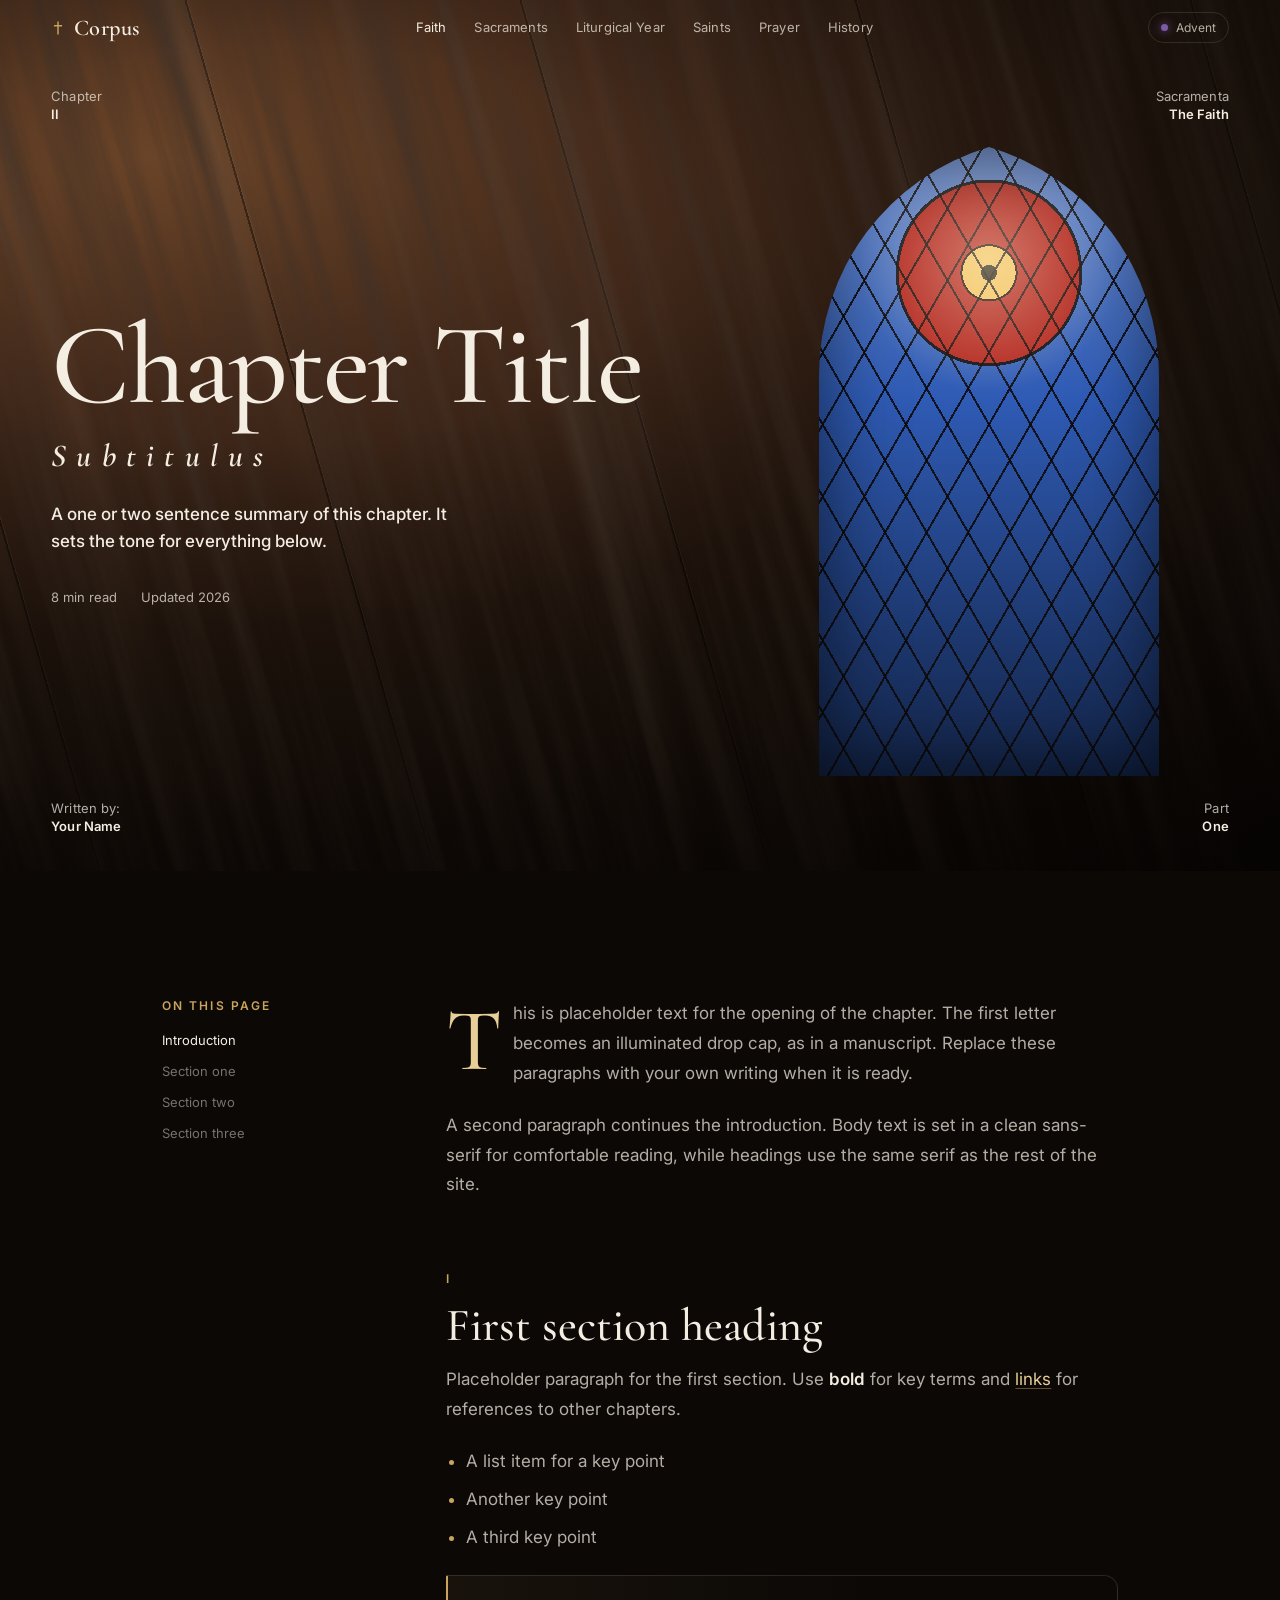
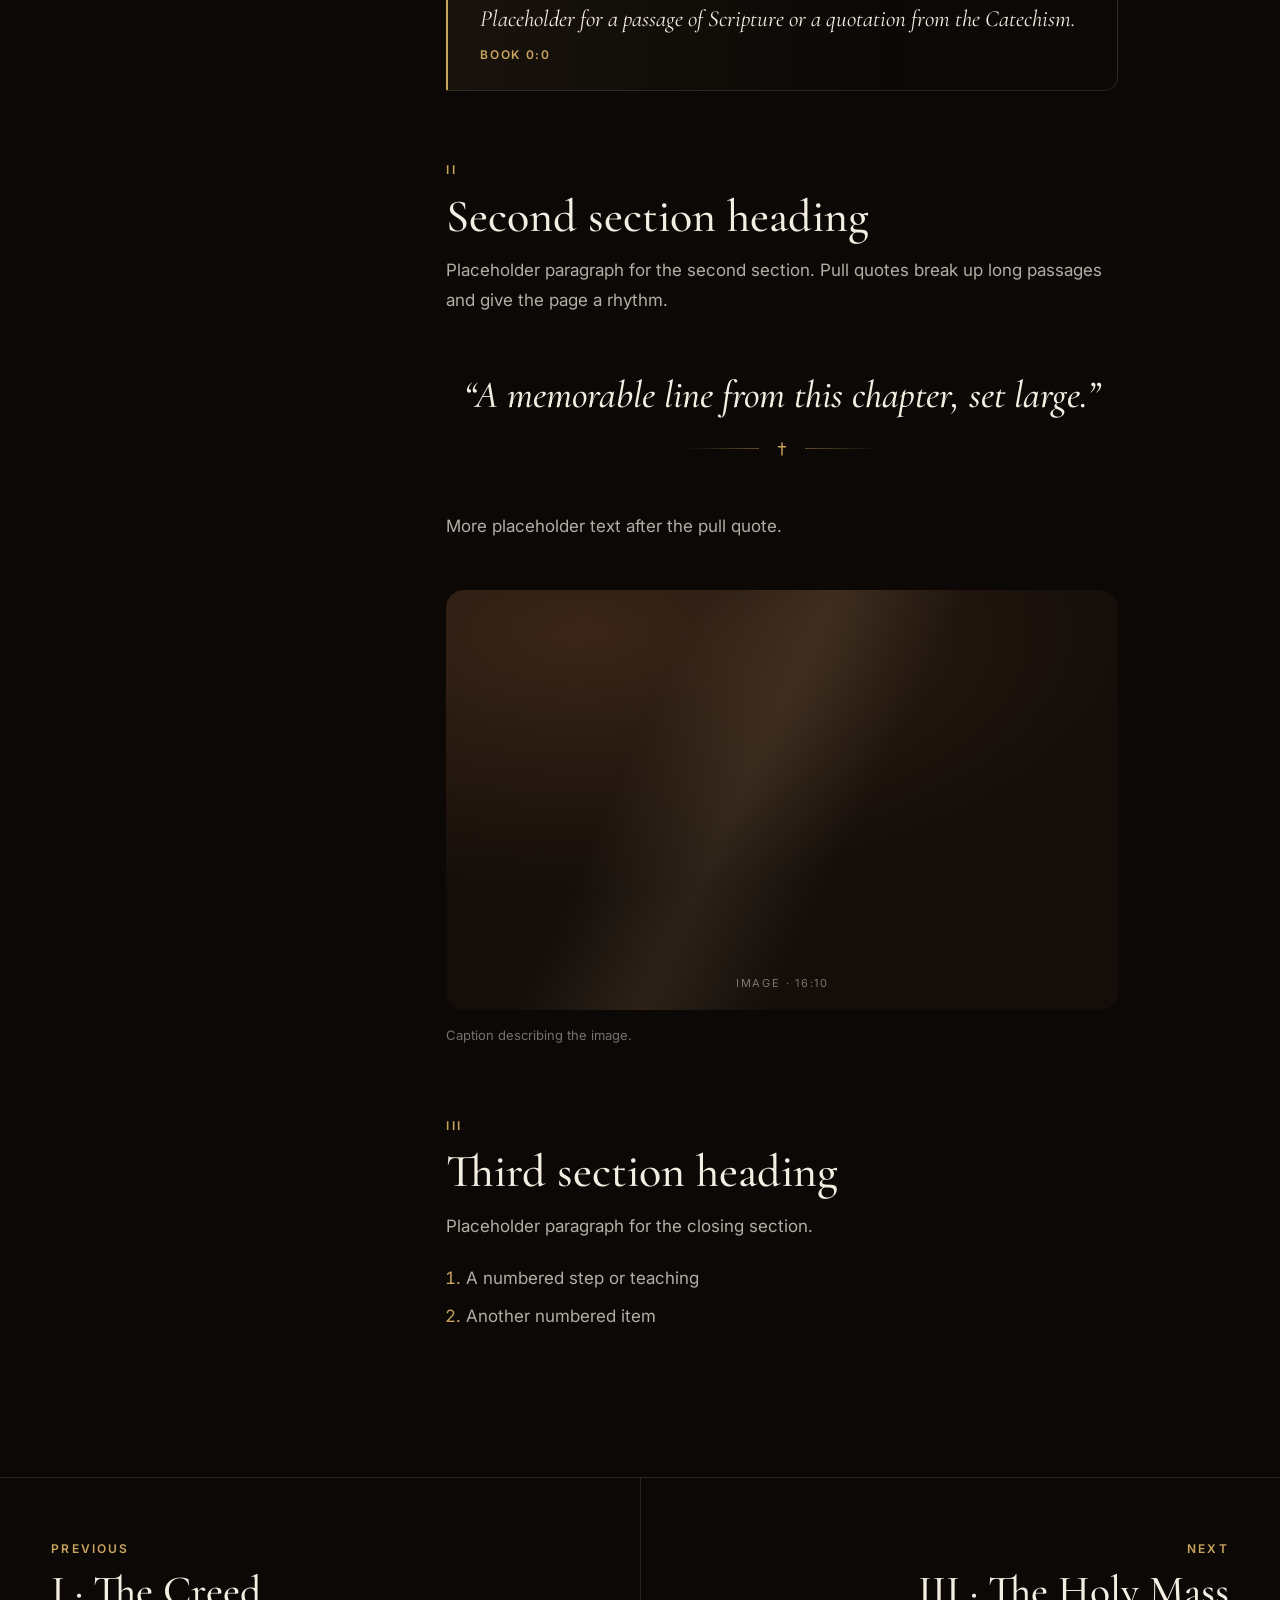
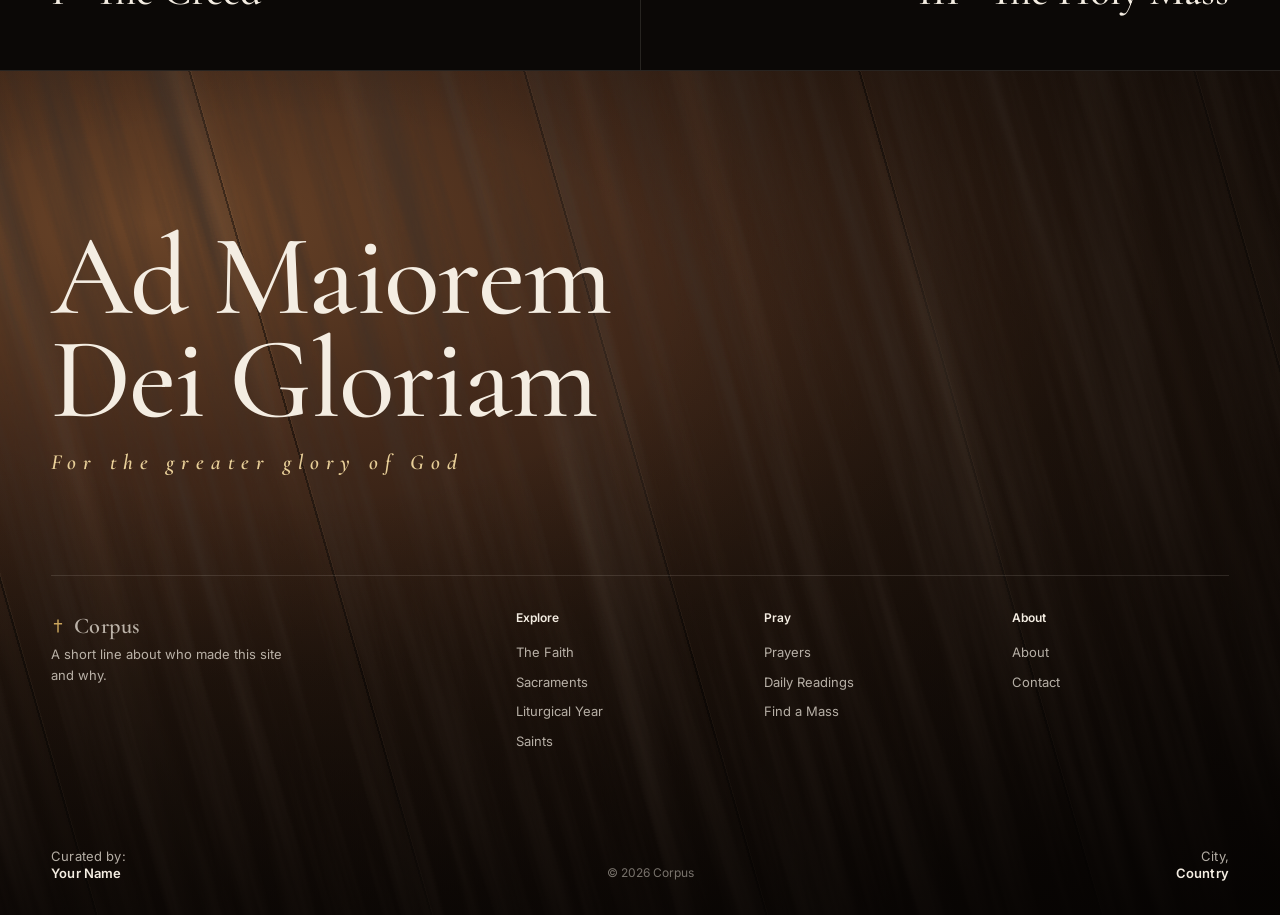
<file: chapter.html>
<!doctype html>
<html lang="en" class="no-js">
<head>
  <meta charset="utf-8">
  <meta name="viewport" content="width=device-width, initial-scale=1, viewport-fit=cover">
  <!-- TEMPLATE: duplicate this file for each chapter (e.g. creed.html, sacraments.html)
       and replace every CONTENT placeholder below. -->
  <title>Chapter Title — Corpus</title>
  <meta name="description" content="Chapter summary for search engines and link previews.">
  <meta name="theme-color" content="#0b0806">
  <link rel="icon" href="assets/img/favicon.svg" type="image/svg+xml">
  <link rel="preconnect" href="https://fonts.googleapis.com">
  <link rel="preconnect" href="https://fonts.gstatic.com" crossorigin>
  <link rel="stylesheet" href="https://fonts.googleapis.com/css2?family=Cormorant+Garamond:ital,wght@0,400;0,500;0,600;1,400;1,500;1,600&family=Inter:wght@400;500;600&display=swap">
  <link rel="stylesheet" href="assets/css/style.css">
  <script>document.documentElement.classList.remove('no-js'); document.documentElement.classList.add('js');</script>
  <script src="assets/js/main.js" defer></script>
</head>
<body>
  <a class="skip" href="#main">Skip to content</a>

  <!-- ============================== NAV ============================== -->
  <header class="nav" data-nav>
    <div class="nav__inner">
      <a class="nav__brand" href="index.html" aria-label="Corpus, home">
        <svg class="nav__mark" viewBox="0 0 24 24" aria-hidden="true"><path d="M10.75 1h2.5v5.75H19v2.5h-5.75V23h-2.5V9.25H5v-2.5h5.75z"/></svg>
        <span>Corpus</span>
      </a>
      <nav class="nav__links" aria-label="Primary">
        <a href="index.html#faith" aria-current="page">Faith</a>
        <a href="index.html#sacraments">Sacraments</a>
        <a href="index.html#year">Liturgical Year</a>
        <a href="index.html#saints">Saints</a>
        <a href="index.html#prayer">Prayer</a>
        <a href="index.html#history">History</a>
      </nav>
      <span class="season-pill" data-season-name>Ordinary Time</span>
      <button class="nav__toggle" type="button" aria-expanded="false" aria-controls="menu" data-menu-toggle>
        <span></span><span></span><span class="sr-only">Menu</span>
      </button>
    </div>
  </header>

  <div class="menu" id="menu" data-menu>
    <nav aria-label="Mobile">
      <ol>
        <li style="--i:0"><a href="index.html#faith"><small>I</small>Faith</a></li>
        <li style="--i:1"><a href="index.html#sacraments"><small>II</small>Sacraments</a></li>
        <li style="--i:2"><a href="index.html#year"><small>III</small>Liturgical Year</a></li>
        <li style="--i:3"><a href="index.html#saints"><small>IV</small>Saints</a></li>
        <li style="--i:4"><a href="index.html#prayer"><small>V</small>Prayer</a></li>
        <li style="--i:5"><a href="index.html#history"><small>VI</small>History</a></li>
      </ol>
    </nav>
    <span class="season-pill" data-season-name>Ordinary Time</span>
  </div>

  <main id="main">

    <!-- ============================== HERO ============================== -->
    <header class="page-hero wood">
      <!-- CONTENT: chapter number and Latin name -->
      <p class="label corner--tl"><span>Chapter</span><strong>II</strong></p>
      <p class="label label--end corner--tr"><span>Sacramenta</span><strong>The Faith</strong></p>

      <div class="page-hero__copy">
        <!-- CONTENT: title, Latin subtitle and a one-sentence summary -->
        <h1 class="page-hero__title">Chapter Title</h1>
        <p class="page-hero__sub tracked">Subtitulus</p>
        <p class="page-hero__lede">A one or two sentence summary of this chapter. It sets the tone for everything below.</p>
        <div class="page-hero__meta">
          <span>8 min read</span>
          <span>Updated <span data-year-now>2026</span></span>
        </div>
      </div>

      <!-- CONTENT: replace with a photograph if you like, e.g.
           <img class="page-hero__window" src="…" alt="…"> -->
      <div class="page-hero__window" aria-hidden="true"></div>

      <p class="label corner--bl"><span>Written by:</span><strong>Your Name</strong></p>
      <p class="label label--end corner--br"><span>Part</span><strong>One</strong></p>
    </header>

    <!-- ============================== ARTICLE ============================== -->
    <div class="article wrap">
      <!-- CONTENT: keep these links in sync with the h2 ids below -->
      <aside class="toc" data-toc>
        <p class="eyebrow">On this page</p>
        <ol>
          <li><a href="#introduction">Introduction</a></li>
          <li><a href="#section-one">Section one</a></li>
          <li><a href="#section-two">Section two</a></li>
          <li><a href="#section-three">Section three</a></li>
        </ol>
      </aside>

      <article class="prose">
        <!-- CONTENT: the chapter body. Headings, paragraphs, lists, quotes and figures are all styled. -->
        <p class="dropcap" id="introduction">This is placeholder text for the opening of the chapter. The first letter becomes an illuminated drop cap, as in a manuscript. Replace these paragraphs with your own writing when it is ready.</p>
        <p>A second paragraph continues the introduction. Body text is set in a clean sans-serif for comfortable reading, while headings use the same serif as the rest of the site.</p>

        <h2 id="section-one"><span class="eyebrow">I</span>First section heading</h2>
        <p>Placeholder paragraph for the first section. Use <strong>bold</strong> for key terms and <a href="#">links</a> for references to other chapters.</p>
        <ul>
          <li>A list item for a key point</li>
          <li>Another key point</li>
          <li>A third key point</li>
        </ul>

        <div class="verse">
          <p>Placeholder for a passage of Scripture or a quotation from the Catechism.</p>
          <cite>Book 0:0</cite>
        </div>

        <h2 id="section-two"><span class="eyebrow">II</span>Second section heading</h2>
        <p>Placeholder paragraph for the second section. Pull quotes break up long passages and give the page a rhythm.</p>

        <blockquote class="pull">
          “A memorable line from this chapter, set large.”
          <div class="ornament" aria-hidden="true"><svg viewBox="0 0 24 24"><path d="M10.75 1h2.5v5.75H19v2.5h-5.75V23h-2.5V9.25H5v-2.5h5.75z"/></svg></div>
        </blockquote>

        <p>More placeholder text after the pull quote.</p>

        <figure class="figure">
          <div class="ph"><span class="ph__tag">Image · 16:10</span></div>
          <figcaption>Caption describing the image.</figcaption>
        </figure>

        <h2 id="section-three"><span class="eyebrow">III</span>Third section heading</h2>
        <p>Placeholder paragraph for the closing section.</p>
        <ol>
          <li>A numbered step or teaching</li>
          <li>Another numbered item</li>
        </ol>
      </article>
    </div>

    <!-- CONTENT: link to the neighbouring chapters -->
    <nav class="pager" aria-label="Chapters">
      <a href="index.html#faith">
        <span class="eyebrow">Previous</span>
        <strong>I · The Creed</strong>
      </a>
      <a href="index.html#faith">
        <span class="eyebrow">Next</span>
        <strong>III · The Holy Mass</strong>
      </a>
    </nav>

  </main>

  <!-- ============================== FOOTER ============================== -->
  <footer class="footer wood">
    <div class="wrap">
      <p class="footer__motto" data-reveal>Ad Maiorem<br>Dei Gloriam</p>
      <p class="footer__motto-sub tracked" data-reveal style="--d:1">For the greater glory of God</p>

      <div class="footer__grid">
        <div>
          <a class="nav__brand" href="index.html">
            <svg class="nav__mark" viewBox="0 0 24 24" aria-hidden="true"><path d="M10.75 1h2.5v5.75H19v2.5h-5.75V23h-2.5V9.25H5v-2.5h5.75z"/></svg>
            <span>Corpus</span>
          </a>
          <p class="footer__about">A short line about who made this site and why.</p>
        </div>
        <div>
          <h3>Explore</h3>
          <ul>
            <li><a href="index.html#faith">The Faith</a></li>
            <li><a href="index.html#sacraments">Sacraments</a></li>
            <li><a href="index.html#year">Liturgical Year</a></li>
            <li><a href="index.html#saints">Saints</a></li>
          </ul>
        </div>
        <div>
          <h3>Pray</h3>
          <ul>
            <li><a href="index.html#prayer">Prayers</a></li>
            <li><a href="#">Daily Readings</a></li>
            <li><a href="#">Find a Mass</a></li>
          </ul>
        </div>
        <div>
          <h3>About</h3>
          <ul>
            <li><a href="#">About</a></li>
            <li><a href="#">Contact</a></li>
          </ul>
        </div>
      </div>

      <div class="footer__base">
        <p class="label"><span>Curated by:</span><strong>Your Name</strong></p>
        <p class="footer__legal">© <span data-year-now>2026</span> Corpus</p>
        <p class="label label--end"><span>City,</span><strong>Country</strong></p>
      </div>
    </div>
  </footer>
</body>
</html>
</file>
<file: assets/css/style.css>
/* ==========================================================================
   Corpus — stylesheet
   Cathedral atmosphere, Apple restraint.
   Palette pulled from warm walnut, oxblood cloth, candle gold and the
   jewel tones of stained glass.
   ========================================================================== */

@property --glow {
  syntax: '<color>';
  inherits: true;
  initial-value: #4f8a45;
}

:root {
  color-scheme: dark;
  --safe-top: env(safe-area-inset-top, 0px);

  /* Surfaces */
  --ink: #0b0806;
  --night: #120c09;
  --walnut-900: #1b120c;
  --walnut-800: #2b1b11;
  --walnut-700: #3d2718;
  --walnut-500: #6b4528;
  --oxblood: #4a1f1b;
  --oxblood-900: #2a100d;

  /* Text */
  --cream: #f4ede2;
  --cream-2: rgba(244, 237, 226, 0.72);
  --cream-3: rgba(244, 237, 226, 0.46);
  --hairline: rgba(244, 237, 226, 0.12);
  --hairline-gold: rgba(201, 164, 92, 0.45);

  /* Accents: gold leaf + liturgical colours */
  --gold: #c9a45c;
  --gold-light: #e8cf98;
  --gold-deep: #8a6a32;
  --ruby: #b3261e;
  --emerald: #4f8a45;
  --violet: #7d5aa6;
  --rose: #c77d8f;
  --cobalt: #2f5bb5;
  --pearl: #efe6d2;
  --season: var(--emerald); /* set from JS via [data-season] */

  /* Type */
  --serif: 'Cormorant Garamond', 'Iowan Old Style', 'Palatino Linotype', Palatino, Georgia, serif;
  --sans: -apple-system, BlinkMacSystemFont, 'Inter', 'Segoe UI', system-ui, sans-serif;

  /* Layout */
  --nav-h: 56px;
  --gutter: clamp(1rem, 4vw, 3.5rem);
  --max: 1200px;
  --edge: max(var(--gutter), calc((100% - var(--max)) / 2)); /* matches .wrap */

  /* Motion */
  --ease: cubic-bezier(0.22, 0.61, 0.36, 1);
  --ease-out: cubic-bezier(0.16, 1, 0.3, 1);

  /* Pointed (gothic) arch, used as a mask. Tall viewBox keeps the arch's
     proportions fixed no matter how tall the element is. */
  --arch: url("data:image/svg+xml,%3Csvg xmlns='http://www.w3.org/2000/svg' viewBox='0 0 100 1000'%3E%3Cpath d='M0 67.08A70 70 0 0 1 50 0a70 70 0 0 1 50 67.08V1000H0z'/%3E%3C/svg%3E");

  /* Walnut grain: two turbulence layers, one dark, one light. */
  --grain: url("data:image/svg+xml,%3Csvg xmlns='http://www.w3.org/2000/svg' width='1200' height='1200'%3E%3Cfilter id='d' x='0' y='0' width='100%25' height='100%25'%3E%3CfeTurbulence type='fractalNoise' baseFrequency='0.04 0.0016' numOctaves='5' seed='11' stitchTiles='stitch'/%3E%3CfeColorMatrix values='0 0 0 0 0.05 0 0 0 0 0.03 0 0 0 0 0.02 1.5 0 0 0 -0.58'/%3E%3C/filter%3E%3Cfilter id='l' x='0' y='0' width='100%25' height='100%25'%3E%3CfeTurbulence type='fractalNoise' baseFrequency='0.018 0.0011' numOctaves='3' seed='3' stitchTiles='stitch'/%3E%3CfeColorMatrix values='0 0 0 0 0.85 0 0 0 0 0.6 0 0 0 0 0.38 1.3 0 0 0 -0.72'/%3E%3C/filter%3E%3Crect width='100%25' height='100%25' filter='url(%23d)'/%3E%3Crect width='100%25' height='100%25' filter='url(%23l)' opacity='0.18'/%3E%3C/svg%3E");
}

/* Liturgical season → accent colour */
[data-season='advent'],
[data-season='lent'] { --season: var(--violet); }
[data-season='christmas'],
[data-season='easter'] { --season: var(--gold-light); }
[data-season='triduum'] { --season: var(--ruby); }
[data-season='ordinary'] { --season: var(--emerald); }

/* --------------------------------------------------------------------------
   Base
   -------------------------------------------------------------------------- */

*,
*::before,
*::after { box-sizing: border-box; }

html {
  -webkit-text-size-adjust: 100%;
  text-size-adjust: 100%;
  scroll-behavior: smooth;
  scroll-padding-top: calc(var(--nav-h) + var(--safe-top));
  background: var(--ink);
}

body {
  margin: 0;
  background: var(--ink);
  color: var(--cream);
  font-family: var(--sans);
  font-size: 1.0625rem;
  line-height: 1.6;
  -webkit-font-smoothing: antialiased;
  -moz-osx-font-smoothing: grayscale;
  text-rendering: optimizeLegibility;
}

.menu-open body { overflow: hidden; }

img,
svg { display: block; max-width: 100%; }

a { color: inherit; text-decoration: none; }

h1, h2, h3, h4, p, blockquote, figure { margin: 0; }

button { font: inherit; color: inherit; }

::selection { background: rgba(201, 164, 92, 0.35); color: var(--cream); }

:focus-visible {
  outline: 2px solid var(--gold);
  outline-offset: 3px;
  border-radius: 4px;
}

.sr-only {
  position: absolute;
  width: 1px;
  height: 1px;
  padding: 0;
  margin: -1px;
  overflow: hidden;
  clip: rect(0 0 0 0);
  white-space: nowrap;
  border: 0;
}

.skip {
  position: fixed;
  left: 1rem;
  top: -100px;
  z-index: 100;
  padding: 0.6rem 1rem;
  border-radius: 999px;
  background: var(--cream);
  color: var(--ink);
  font-size: 0.875rem;
  font-weight: 600;
}
.skip:focus { top: 0.75rem; }

.wrap {
  width: min(100% - 2 * var(--gutter), var(--max));
  margin-inline: auto;
}

/* --------------------------------------------------------------------------
   Type primitives
   -------------------------------------------------------------------------- */

.eyebrow {
  font: 600 0.75rem/1.2 var(--sans);
  letter-spacing: 0.18em;
  text-transform: uppercase;
  color: var(--gold);
}

.tracked {
  font-family: var(--serif);
  font-style: italic;
  font-weight: 600;
  letter-spacing: 0.32em;
}

/* Two-line corner label, as on an editorial poster:
   <p class="label"><span>Line one</span><strong>Line two</strong></p> */
.label {
  font: 500 0.8125rem/1.35 var(--sans);
  letter-spacing: 0.01em;
}
.label > span { display: block; color: var(--cream-2); font-weight: 400; }
.label > strong { display: block; color: var(--cream); font-weight: 600; }
.label { text-align: left; }
.label--end { text-align: right; }

.gold-text {
  background: linear-gradient(180deg, var(--gold-light) 0%, var(--gold) 55%, var(--gold-deep) 100%);
  -webkit-background-clip: text;
  background-clip: text;
  color: transparent;
}

/* Hairline ornament with a small cross in the middle */
.ornament {
  display: flex;
  align-items: center;
  gap: 1rem;
  color: var(--gold);
}
.ornament::before,
.ornament::after {
  content: '';
  flex: 1;
  height: 1px;
  background: linear-gradient(90deg, transparent, var(--hairline-gold));
}
.ornament::after { transform: scaleX(-1); }
.ornament svg { width: 14px; height: 14px; fill: currentColor; }

/* --------------------------------------------------------------------------
   Walnut surface (hero + footer bookends)
   -------------------------------------------------------------------------- */

.wood {
  position: relative;
  isolation: isolate;
  overflow: clip;
  background: radial-gradient(130% 90% at 12% 18%, #6a4428 0%, #43291a 30%, #26180f 60%, #120b07 100%);
}
.wood::before {
  /* grain + plank seams, rotated like a table shot from above */
  content: '';
  position: absolute;
  inset: -50%;
  z-index: -3;
  background-image:
    var(--grain),
    repeating-linear-gradient(90deg, transparent 0 318px, rgba(0, 0, 0, 0.5) 318px 320px, rgba(255, 214, 170, 0.05) 320px 321px, transparent 321px 322px);
  transform: rotate(-16deg);
  opacity: 0.9;
}
.wood::after {
  /* vignette */
  content: '';
  position: absolute;
  inset: 0;
  z-index: -2;
  background: radial-gradient(120% 90% at 22% 28%, transparent 25%, rgba(8, 5, 3, 0.55) 70%, rgba(5, 3, 2, 0.92) 100%);
  pointer-events: none;
}

/* --------------------------------------------------------------------------
   Opening animation
   Timing lives here, so the overlay leaves on schedule even if JS or the
   three.js CDN never loads. main.js only adds the dots and early dismissal.
   -------------------------------------------------------------------------- */

.intro { display: none; }
.intro-active .intro {
  position: fixed;
  inset: 0;
  z-index: 100;
  display: grid;
  place-items: center;
  background: var(--ink);
  animation: intro-out 1s var(--ease) 3.4s forwards;
}
.intro-active .intro.is-leaving { animation: intro-out 0.7s var(--ease) forwards; }
.intro::after {
  /* hush the dots behind the word so it reads cleanly */
  content: '';
  position: absolute;
  inset: 0;
  background: radial-gradient(42% 30% at 50% 50%, rgba(11, 8, 6, 0.85), rgba(11, 8, 6, 0.4) 60%, transparent 100%);
  pointer-events: none;
}
.intro__dots {
  position: absolute;
  inset: 0;
  opacity: 0;
  transition: opacity 1.2s var(--ease);
}
.intro__dots.is-ready { opacity: 1; }
.intro__dots canvas { display: block; width: 100%; height: 100%; }

.intro__mark {
  position: relative;
  z-index: 1;
  display: grid;
  justify-items: center;
  gap: 1.5rem;
  letter-spacing: 0.22em;
  animation: intro-mark-in 1.9s var(--ease-out) 0.3s both;
}
.intro__mark::after {
  /* gold hairline drawn outward beneath the word */
  content: '';
  width: min(60vw, 22rem);
  height: 1px;
  background: linear-gradient(90deg, transparent, var(--gold-light), transparent);
  transform: scaleX(0);
  animation: intro-rule 1.4s var(--ease-out) 1.1s forwards;
}
.intro__word {
  padding-left: 0.22em; /* balances the trailing letter-spacing */
  font-family: var(--serif);
  font-weight: 500;
  font-size: clamp(3.5rem, 15vw, 10rem);
  line-height: 1;
  text-transform: uppercase;
  background: linear-gradient(100deg, #8a6a32 0%, #c9a45c 24%, #fff4d6 42%, #e8cf98 52%, #c9a45c 66%, #8a6a32 100%);
  background-size: 250% 100%;
  -webkit-background-clip: text;
  background-clip: text;
  color: transparent;
  filter: drop-shadow(0 0 12px rgba(232, 207, 152, 0.45)) drop-shadow(0 0 42px rgba(201, 164, 92, 0.35));
  animation:
    intro-shimmer 3s ease-in-out 0.5s both,
    intro-glow 1.6s ease-in-out 1.3s infinite alternate;
}

@keyframes intro-mark-in {
  from { opacity: 0; letter-spacing: 0.6em; filter: blur(14px); transform: scale(0.97); }
  to { opacity: 1; letter-spacing: 0.22em; filter: blur(0); transform: none; }
}
@keyframes intro-rule { to { transform: scaleX(1); } }
@keyframes intro-shimmer {
  from { background-position: 100% 0; }
  to { background-position: 0 0; }
}
@keyframes intro-glow {
  to { filter: drop-shadow(0 0 18px rgba(255, 228, 170, 0.7)) drop-shadow(0 0 70px rgba(201, 164, 92, 0.5)); }
}
@keyframes intro-out {
  to { opacity: 0; transform: scale(1.03); visibility: hidden; }
}

/* --------------------------------------------------------------------------
   Navigation
   -------------------------------------------------------------------------- */

.nav {
  position: fixed;
  inset: 0 0 auto;
  z-index: 50;
  height: calc(var(--nav-h) + var(--safe-top));
  padding-top: var(--safe-top);
  border-bottom: 1px solid transparent;
  transition: background-color 0.4s var(--ease), border-color 0.4s var(--ease);
}
.nav.is-scrolled,
.menu-open .nav {
  background: rgba(14, 10, 8, 0.72);
  -webkit-backdrop-filter: saturate(160%) blur(20px);
  backdrop-filter: saturate(160%) blur(20px);
  border-bottom-color: var(--hairline);
}

.nav__inner {
  display: flex;
  align-items: center;
  gap: 2rem;
  height: 100%;
  width: min(100% - 2 * var(--gutter), var(--max));
  margin-inline: auto;
}

.nav__brand {
  display: inline-flex;
  align-items: center;
  gap: 0.55rem;
  font-family: var(--serif);
  font-size: 1.4rem;
  font-weight: 600;
  letter-spacing: 0.02em;
}
.nav__mark { width: 14px; height: 14px; fill: var(--gold); }

.nav__links {
  display: flex;
  gap: clamp(1.25rem, 2.2vw, 2rem);
  margin-inline: auto;
  font-size: 0.8125rem;
  letter-spacing: 0.01em;
}
.nav__links a {
  color: var(--cream-2);
  transition: color 0.2s;
}
.nav__links a:hover,
.nav__links a[aria-current='page'] { color: var(--cream); }

.season-pill {
  display: inline-flex;
  align-items: center;
  gap: 0.5rem;
  padding: 0.3rem 0.75rem;
  border: 1px solid var(--hairline);
  border-radius: 999px;
  font-size: 0.75rem;
  color: var(--cream-2);
  white-space: nowrap;
}
.season-pill::before {
  content: '';
  width: 7px;
  height: 7px;
  border-radius: 50%;
  background: var(--season);
  box-shadow: 0 0 10px var(--season);
}

.nav__toggle {
  display: none;
  width: 40px;
  height: 40px;
  margin-right: -10px;
  padding: 0;
  border: 0;
  background: none;
  cursor: pointer;
  position: relative;
}
.nav__toggle span:not(.sr-only) {
  position: absolute;
  left: 12px;
  width: 16px;
  height: 1.5px;
  border-radius: 1px;
  background: var(--cream);
  transition: transform 0.35s var(--ease-out);
}
.nav__toggle span:nth-child(1) { top: 16px; }
.nav__toggle span:nth-child(2) { top: 22px; }
.menu-open .nav__toggle span:nth-child(1) { transform: translateY(3px) rotate(45deg); }
.menu-open .nav__toggle span:nth-child(2) { transform: translateY(-3px) rotate(-45deg); }

/* Full-screen mobile menu (sibling of .nav so backdrop-filter doesn't trap it) */
.menu {
  position: fixed;
  inset: calc(var(--nav-h) + var(--safe-top)) 0 0;
  z-index: 49;
  padding: 1.5rem var(--gutter) 3rem;
  overflow-y: auto;
  background: rgba(11, 8, 6, 0.94);
  -webkit-backdrop-filter: blur(24px);
  backdrop-filter: blur(24px);
  opacity: 0;
  visibility: hidden;
  transition: opacity 0.35s var(--ease), visibility 0.35s;
}
.menu-open .menu { opacity: 1; visibility: visible; }

.menu ol { list-style: none; margin: 0; padding: 0; }
.menu li {
  opacity: 0;
  transform: translateY(10px);
  transition: opacity 0.5s var(--ease-out), transform 0.6s var(--ease-out);
  transition-delay: calc(var(--i, 0) * 45ms);
}
.menu-open .menu li { opacity: 1; transform: none; }
.menu a {
  display: flex;
  align-items: baseline;
  gap: 1rem;
  padding: 0.7rem 0;
  border-bottom: 1px solid var(--hairline);
  font-family: var(--serif);
  font-size: clamp(2rem, 9vw, 2.75rem);
  line-height: 1.1;
}
.menu a small {
  width: 2.5rem;
  font: 600 0.75rem var(--sans);
  letter-spacing: 0.12em;
  color: var(--gold);
}
.menu .season-pill { margin-top: 2rem; }

@media (max-width: 880px) {
  .nav__links { display: none; }
  .nav .season-pill { display: none; }
  .nav__toggle { display: block; margin-left: auto; }
}
@media (min-width: 881px) {
  .menu { display: none; }
}
.no-js .nav__toggle { display: none; }

/* --------------------------------------------------------------------------
   Hero
   -------------------------------------------------------------------------- */

.hero {
  display: grid;
  grid-template-columns: 1fr 1fr;
  grid-template-rows: auto 1fr auto auto;
  row-gap: 1.5rem;
  min-height: 100vh;
  min-height: 100svh;
  padding: calc(var(--nav-h) + var(--safe-top) + clamp(1rem, 3vw, 2rem)) var(--edge) clamp(1.25rem, 3vw, 2.25rem);
}
.hero > .label,
.hero__copy,
.hero__verse { position: relative; z-index: 1; }

.hero__light {
  /* a shaft of window light falling across the table */
  position: absolute;
  z-index: -1;
  left: -30%;
  right: -10%;
  top: -12%;
  height: 62%;
  background: linear-gradient(180deg,
    transparent 0%,
    rgba(255, 212, 158, 0.1) 30%,
    rgba(255, 220, 170, 0.22) 48%,
    rgba(255, 212, 158, 0.08) 68%,
    transparent 100%);
  transform: rotate(9deg);
  filter: blur(24px);
  mix-blend-mode: screen;
  pointer-events: none;
  animation: breathe 9s ease-in-out infinite alternate;
}
@keyframes breathe { to { opacity: 0.72; } }

.hero__motes {
  position: absolute;
  inset: 0;
  z-index: 0;
  width: 100%;
  height: 100%;
  pointer-events: none;
}

.hero__rose {
  --size: min(106svh, 66vw);
  position: absolute;
  z-index: 0;
  width: var(--size);
  aspect-ratio: 1;
  right: calc(var(--size) * -0.3);
  top: 54%;
  translate: 0 -50%;
  pointer-events: none;
  transform: translateY(calc(var(--hero-p, 0) * -40px)) scale(calc(1 + var(--hero-p, 0) * 0.04));
}
.hero__rose::before {
  /* cast shadow, like the plate on the table */
  content: '';
  position: absolute;
  inset: -4%;
  border-radius: 50%;
  background: radial-gradient(closest-side, rgba(0, 0, 0, 0.9) 82%, rgba(0, 0, 0, 0.45) 92%, transparent 100%);
  translate: -4% 5%;
  filter: blur(12px);
}
.hero__cloth {
  /* oxblood cloth folded around the window, as in the reference */
  position: absolute;
  inset: -13%;
  border-radius: 50%;
  background:
    conic-gradient(from 205deg,
      transparent 0 6%,
      #3a1714 12%, #5a2620 20%, #2a100d 27%, #542420 35%, #3b1714 44%, #57251f 52%, #2c110e 60%,
      transparent 70% 100%);
  -webkit-mask: radial-gradient(closest-side, transparent 74%, #000 77%, #000 93%, transparent 99%);
  mask: radial-gradient(closest-side, transparent 74%, #000 77%, #000 93%, transparent 99%);
  translate: -7% 1%;
  opacity: 0.95;
}
.hero__glow {
  /* coloured light spilling from the glass */
  position: absolute;
  inset: -8%;
  border-radius: 50%;
  background: radial-gradient(closest-side, rgba(216, 149, 46, 0.22), rgba(179, 38, 30, 0.1) 60%, transparent 80%);
  mix-blend-mode: screen;
}
.hero__rose img {
  position: absolute;
  inset: 0;
  width: 100%;
  height: 100%;
  animation: spin 360s linear infinite;
}
@keyframes spin { to { rotate: 360deg; } }
.hero__shade {
  /* light falls from the upper left; the far side of the window sinks into shadow */
  position: absolute;
  inset: 0;
  border-radius: 50%;
  background:
    radial-gradient(circle at 26% 20%, transparent 22%, rgba(12, 7, 4, 0.3) 55%, rgba(6, 4, 2, 0.82) 100%),
    linear-gradient(180deg, transparent 48%, rgba(6, 4, 2, 0.6) 90%);
}

.hero__copy {
  grid-column: 1 / -1;
  grid-row: 2;
  align-self: center;
  max-width: 44rem;
  padding-block: 2rem;
  transform: translateY(calc(var(--hero-p, 0) * 70px));
  opacity: calc(1 - var(--hero-p, 0) * 1.3);
}
.hero__title {
  font-family: var(--serif);
  font-weight: 500;
  font-size: clamp(5.5rem, 17vw, 15rem);
  line-height: 0.8;
  letter-spacing: -0.02em;
  margin-left: -0.04em;
  text-shadow: 0 4px 40px rgba(0, 0, 0, 0.35);
}
.hero__sub {
  font-size: clamp(1.6rem, 3.6vw, 3rem);
  margin: 0.2em 0 0 0.08em;
  text-shadow: 0 2px 20px rgba(0, 0, 0, 0.5);
}
.hero__lede {
  max-width: 31ch;
  margin-top: 0.9rem;
  font-size: clamp(0.95rem, 1.15vw, 1.05rem);
  font-weight: 500;
  line-height: 1.5;
  text-shadow: 0 1px 14px rgba(0, 0, 0, 0.7);
}
.hero__verse {
  grid-column: 1 / -1;
  grid-row: 3;
  justify-self: center;
  max-width: 36ch;
  font-size: 0.9375rem;
  line-height: 1.5;
  text-shadow: 0 1px 14px rgba(0, 0, 0, 0.8);
}
.hero__verse cite {
  display: block;
  margin-top: 0.35rem;
  font-style: normal;
  font-size: 0.8125rem;
  color: var(--cream-2);
}
.hero .corner--tl { grid-area: 1 / 1; }
.hero .corner--tr { grid-area: 1 / 2; justify-self: end; }
.hero .corner--bl { grid-area: 4 / 1; align-self: end; }
.hero .corner--br { grid-area: 4 / 2; justify-self: end; align-self: end; }

@media (max-width: 760px) {
  .hero__rose {
    --size: 122vw;
    right: -46vw;
    top: auto;
    bottom: -3%;
    translate: none;
  }
  .hero__copy { align-self: start; padding-top: 6svh; }
  .hero__verse { justify-self: start; max-width: 28ch; }
}

/* --------------------------------------------------------------------------
   Sections (shared)
   -------------------------------------------------------------------------- */

.section {
  position: relative;
  padding-block: clamp(6rem, 12vw, 11rem);
}

.section__meta {
  display: flex;
  justify-content: space-between;
  gap: 1rem;
  padding-bottom: 1.25rem;
  margin-bottom: clamp(2.5rem, 6vw, 4.5rem);
  border-bottom: 1px solid var(--hairline);
}

.section__head {
  display: grid;
  grid-template-columns: 1fr minmax(0, 24rem);
  align-items: end;
  gap: 1.5rem 3rem;
  margin-bottom: clamp(3rem, 7vw, 5.5rem);
}
.section__title {
  font-family: var(--serif);
  font-weight: 500;
  font-size: clamp(3rem, 8vw, 6.5rem);
  line-height: 0.92;
  letter-spacing: -0.015em;
}
.section__sub {
  margin-top: 0.45em;
  font-size: clamp(1.05rem, 2vw, 1.5rem);
  color: var(--gold-light);
}
.section__lede {
  color: var(--cream-2);
  font-size: 1.0625rem;
}
@media (max-width: 760px) {
  .section__head { grid-template-columns: 1fr; }
}

/* Scroll reveal */
.js [data-reveal] {
  opacity: 0;
  transform: translateY(28px);
  filter: blur(6px);
  transition:
    opacity 1s var(--ease-out),
    transform 1.2s var(--ease-out),
    filter 1s var(--ease-out);
  transition-delay: calc(var(--d, 0) * 90ms);
}
.js [data-reveal].is-in {
  opacity: 1;
  transform: none;
  filter: none;
}

/* Round icon button, Apple-style */
.icon-btn {
  display: inline-grid;
  place-items: center;
  width: 44px;
  height: 44px;
  flex: none;
  border: 0;
  border-radius: 50%;
  background: rgba(244, 237, 226, 0.1);
  color: var(--cream);
  cursor: pointer;
  transition: background-color 0.2s, opacity 0.2s, transform 0.2s;
}
.icon-btn:hover { background: rgba(244, 237, 226, 0.18); }
.icon-btn:active { transform: scale(0.94); }
.icon-btn:disabled { opacity: 0.3; cursor: default; }
.icon-btn svg { width: 18px; height: 18px; fill: none; stroke: currentColor; stroke-width: 1.8; stroke-linecap: round; stroke-linejoin: round; }

.link-arrow {
  display: inline-flex;
  align-items: center;
  gap: 0.4rem;
  font-size: 0.9375rem;
  font-weight: 500;
  color: var(--gold-light);
}
.link-arrow::after {
  content: '';
  width: 0.45em;
  height: 0.45em;
  border-top: 1.5px solid currentColor;
  border-right: 1.5px solid currentColor;
  transform: rotate(45deg);
  transition: transform 0.3s var(--ease-out);
}
a:hover .link-arrow::after,
.link-arrow:hover::after { transform: translateX(3px) rotate(45deg); }

/* Image placeholder: swap for <img> when you have photography */
.ph {
  position: relative;
  overflow: hidden;
  background:
    linear-gradient(115deg, transparent 30%, rgba(255, 214, 160, 0.1) 45%, transparent 60%),
    radial-gradient(120% 90% at 20% 10%, #3a2618, #140d09 70%);
}
.ph__tag {
  position: absolute;
  left: 50%;
  bottom: 1rem;
  translate: -50% 0;
  font-size: 0.6875rem;
  letter-spacing: 0.16em;
  text-transform: uppercase;
  color: var(--cream-3);
  white-space: nowrap;
}

/* --------------------------------------------------------------------------
   Statement
   -------------------------------------------------------------------------- */

.statement {
  padding-block: clamp(8rem, 20vw, 16rem);
  background: var(--ink);
}
.statement__text {
  max-width: 23ch;
  margin-inline: auto;
  text-align: center;
  font-family: var(--serif);
  font-weight: 500;
  font-size: clamp(2rem, 5.2vw, 4.4rem);
  line-height: 1.08;
  letter-spacing: -0.01em;
}
.statement__text em { color: var(--gold-light); }
.statement__text .w { opacity: var(--o, 0.16); transition: opacity 0.25s linear; }
.statement .ornament { max-width: 18rem; margin: 0 auto 3.5rem; }

/* --------------------------------------------------------------------------
   Latin frieze
   -------------------------------------------------------------------------- */

.frieze {
  overflow: clip;
  padding-block: 1.1rem;
  border-block: 1px solid var(--hairline);
  background: var(--ink);
}
.frieze__track {
  display: flex;
  width: max-content;
  animation: frieze 90s linear infinite;
}
.frieze__track span {
  padding-right: 0.32em;
  font-family: var(--serif);
  font-size: clamp(1rem, 1.6vw, 1.3rem);
  letter-spacing: 0.32em;
  text-transform: uppercase;
  white-space: nowrap;
  color: var(--gold);
  opacity: 0.75;
}
@keyframes frieze { to { transform: translateX(-50%); } }

/* --------------------------------------------------------------------------
   Chapters — arched "chapel" cards
   -------------------------------------------------------------------------- */

.chapters { background: linear-gradient(180deg, var(--ink), var(--night) 60%, var(--ink)); }

.chapters__grid {
  list-style: none;
  margin: 0;
  padding: 0;
  display: grid;
  grid-template-columns: repeat(3, minmax(0, 1fr));
  gap: clamp(1rem, 2vw, 1.5rem);
}
@media (max-width: 1000px) { .chapters__grid { grid-template-columns: repeat(2, minmax(0, 1fr)); } }
@media (max-width: 620px) {
  .chapters__grid { grid-template-columns: minmax(0, 1fr); }
  .arch-card__inner { min-height: 0; padding-top: 5.5rem; }
}

.arch-card {
  --c: var(--gold);
  display: block;
  height: 100%;
  padding: 1px; /* the hairline border */
  -webkit-mask: var(--arch) top / 100% auto no-repeat;
  mask: var(--arch) top / 100% auto no-repeat;
  background: linear-gradient(180deg, color-mix(in srgb, var(--c) 70%, transparent), var(--hairline) 55%);
  transition: transform 0.7s var(--ease-out);
}
.arch-card:hover { transform: translateY(-6px); }

.arch-card__inner {
  display: flex;
  flex-direction: column;
  align-items: center;
  height: 100%;
  min-height: 28rem;
  padding: clamp(5rem, 9vw, 6.5rem) 2rem 2.25rem;
  text-align: center;
  position: relative;
  -webkit-mask: var(--arch) top / 100% auto no-repeat;
  mask: var(--arch) top / 100% auto no-repeat;
  background:
    radial-gradient(90% 50% at 50% 0%, color-mix(in srgb, var(--c) 34%, transparent), transparent 70%),
    linear-gradient(180deg, #1e140e 0%, #120c09 100%);
  transition: background-color 0.5s;
}
.arch-card__inner::before {
  /* light pooling at the top of the arch, brightens on hover */
  content: '';
  position: absolute;
  inset: 0;
  background: radial-gradient(70% 36% at 50% 0%, color-mix(in srgb, var(--c) 40%, transparent), transparent 75%);
  opacity: 0;
  transition: opacity 0.6s var(--ease);
  pointer-events: none;
}
.arch-card:hover .arch-card__inner::before { opacity: 1; }

.arch-card__num {
  font-family: var(--serif);
  font-size: 3.25rem;
  line-height: 1;
  font-weight: 500;
}
.arch-card__latin {
  margin-top: 1.1rem;
  font-size: 0.9375rem;
  color: var(--gold-light);
}
.arch-card h3 {
  margin-top: 0.4rem;
  font-family: var(--serif);
  font-weight: 500;
  font-size: clamp(1.9rem, 2.6vw, 2.4rem);
  line-height: 1.05;
}
.arch-card p {
  max-width: 26ch;
  margin-top: 0.9rem;
  font-size: 0.9375rem;
  color: var(--cream-2);
}
.arch-card .link-arrow { margin-top: auto; padding-top: 2rem; }

/* --------------------------------------------------------------------------
   Sacraments — horizontal carousel
   -------------------------------------------------------------------------- */

.sacraments { background: var(--ink); }

.carousel__track {
  --edge: max(var(--gutter), calc((100% - var(--max)) / 2));
  list-style: none;
  margin: 0;
  display: grid;
  grid-auto-flow: column;
  grid-auto-columns: clamp(250px, 27vw, 330px);
  gap: clamp(1rem, 1.6vw, 1.25rem);
  padding: 0 var(--edge) 1rem;
  overflow-x: auto;
  overscroll-behavior-x: contain;
  scroll-snap-type: x mandatory;
  scroll-padding-inline: var(--edge);
  scrollbar-width: none;
}
.carousel__track::-webkit-scrollbar { display: none; }

.carousel__controls {
  display: flex;
  justify-content: flex-end;
  gap: 0.75rem;
  margin-top: 1.75rem;
}

.sac { scroll-snap-align: start; }

.sac__art {
  --c2: color-mix(in srgb, var(--c) 55%, #000);
  position: relative;
  display: grid;
  place-items: center;
  aspect-ratio: 3 / 4;
  -webkit-mask: var(--arch) top / 100% auto no-repeat;
  mask: var(--arch) top / 100% auto no-repeat;
  background:
    radial-gradient(circle at 50% 42%, rgba(255, 246, 225, 0.45), transparent 42%),
    repeating-radial-gradient(circle at 50% 42%, transparent 0 46px, rgba(12, 8, 6, 0.75) 46px 48px),
    repeating-conic-gradient(from 15deg at 50% 42%, rgba(12, 8, 6, 0.75) 0 1.2deg, transparent 1.2deg 30deg),
    repeating-conic-gradient(from 15deg at 50% 42%, var(--c) 0 30deg, var(--c2) 30deg 60deg);
}
.sac__art::after {
  /* darken toward the stone edges */
  content: '';
  position: absolute;
  inset: 0;
  background: radial-gradient(90% 70% at 50% 42%, transparent 40%, rgba(10, 6, 4, 0.8) 100%);
}
.sac__icon {
  position: relative;
  z-index: 1;
  display: grid;
  place-items: center;
  width: 96px;
  height: 96px;
  margin-top: -12%;
  border-radius: 50%;
  background: radial-gradient(circle, #1c130d, #0d0806);
  box-shadow: 0 0 0 1px var(--hairline-gold), 0 0 40px rgba(0, 0, 0, 0.6);
}
.sac__icon svg {
  width: 46px;
  height: 46px;
  fill: none;
  stroke: var(--gold-light);
  stroke-width: 1.4;
  stroke-linecap: round;
  stroke-linejoin: round;
}
.sac__group { margin-top: 1.5rem; }
.sac h3 {
  margin-top: 0.5rem;
  font-family: var(--serif);
  font-weight: 500;
  font-size: 2.1rem;
  line-height: 1.05;
}
.sac__latin { margin-top: 0.2rem; font-size: 0.9375rem; color: var(--gold-light); }
.sac__text { margin-top: 0.75rem; font-size: 0.9375rem; color: var(--cream-2); }

/* --------------------------------------------------------------------------
   Liturgical year — sticky scroll story
   -------------------------------------------------------------------------- */

.year {
  --n: 6;
  position: relative;
  background: var(--ink);
  transition: --glow 1.2s var(--ease);
}
.js .year { height: calc(100svh + var(--n) * 60svh); }

.year__stage {
  position: relative;
  display: grid;
  place-items: center;
  min-height: 100svh;
  padding: calc(var(--nav-h) + 6rem) var(--gutter) 6rem;
  overflow: clip;
}
.js .year__stage { position: sticky; top: 0; height: 100svh; }

.year__glow {
  position: absolute;
  inset: 0;
  background: radial-gradient(55% 50% at 50% 52%, color-mix(in srgb, var(--glow) 30%, transparent), transparent 72%);
  pointer-events: none;
}

.year__wheel {
  position: absolute;
  left: 50%;
  top: 52%;
  width: min(88vmin, 780px);
  aspect-ratio: 1;
  translate: -50% -50%;
  transform: rotate(var(--rot, -120deg));
  pointer-events: none;
}
.year__wheel circle {
  fill: none;
  stroke-width: 0.9;
  opacity: 0.22;
  transition: opacity 0.6s var(--ease), stroke-width 0.6s var(--ease);
}
.year__wheel circle.is-active { opacity: 1; stroke-width: 1.3; }
.year__wheel .ring { stroke: var(--hairline); stroke-width: 0.15; opacity: 1; }
.no-js .year__wheel { display: none; }

.year__head {
  position: absolute;
  top: calc(var(--nav-h) + var(--safe-top) + 1.5rem);
  left: var(--edge);
  right: var(--edge);
  display: flex;
  justify-content: space-between;
  gap: 1rem;
  z-index: 1;
}
.year__head h2 { font-size: 0.8125rem; }

.year__seasons {
  position: relative;
  z-index: 1;
  list-style: none;
  margin: 0;
  padding: 0;
  display: grid;
}
.no-js .year__seasons { gap: 5rem; }

.season {
  text-align: center;
  max-width: 40rem;
}
.js .season {
  grid-area: 1 / 1;
  opacity: 0;
  transform: translateY(24px) scale(0.98);
  transition: opacity 0.6s var(--ease), transform 0.9s var(--ease-out);
  pointer-events: none;
}
.js .season.is-active { opacity: 1; transform: none; pointer-events: auto; }

.season__count {
  font: 500 0.75rem var(--sans);
  letter-spacing: 0.2em;
  color: var(--cream-3);
}
.season__name {
  margin-top: 1rem;
  font-family: var(--serif);
  font-weight: 500;
  font-size: clamp(2.75rem, 11vw, 8.5rem);
  line-height: 0.9;
  letter-spacing: -0.015em;
}
.season__latin {
  margin-top: 0.6rem;
  font-size: clamp(1rem, 1.8vw, 1.35rem);
  color: color-mix(in srgb, var(--c) 45%, var(--cream));
}
.season__color {
  display: inline-flex;
  align-items: center;
  gap: 0.55rem;
  margin-top: 1.75rem;
  padding: 0.35rem 0.85rem;
  border: 1px solid var(--hairline);
  border-radius: 999px;
  font-size: 0.8125rem;
  color: var(--cream-2);
}
.season__color::before {
  content: '';
  width: 9px;
  height: 9px;
  border-radius: 50%;
  background: var(--c);
  box-shadow: 0 0 12px var(--c);
}
.season__text {
  max-width: 34ch;
  margin: 1.25rem auto 0;
  color: var(--cream-2);
}
.season__now {
  display: none;
  margin-top: 1rem;
  font: 600 0.6875rem var(--sans);
  letter-spacing: 0.18em;
  text-transform: uppercase;
  color: var(--gold-light);
}
.season.is-now .season__now { display: block; }

.year__progress {
  position: absolute;
  z-index: 1;
  left: 50%;
  bottom: 2.25rem;
  translate: -50% 0;
  display: flex;
  gap: 0.5rem;
}
.year__progress i {
  width: 34px;
  height: 3px;
  border-radius: 2px;
  background: rgba(244, 237, 226, 0.14);
  overflow: hidden;
}
.year__progress i::before {
  content: '';
  display: block;
  height: 100%;
  background: var(--cream);
  transform-origin: left;
  transform: scaleX(var(--p, 0));
}
.no-js .year__progress { display: none; }

/* --------------------------------------------------------------------------
   Saints
   -------------------------------------------------------------------------- */

.saints { background: linear-gradient(180deg, var(--ink), var(--night)); }

.saints__grid {
  list-style: none;
  margin: 0;
  padding: 0;
  display: grid;
  grid-template-columns: repeat(4, minmax(0, 1fr));
  gap: clamp(1.25rem, 2.5vw, 2rem);
}
@media (max-width: 1000px) { .saints__grid { grid-template-columns: repeat(2, minmax(0, 1fr)); } }

.saint__frame {
  --c: var(--gold);
  display: grid;
  place-items: center;
  aspect-ratio: 3 / 4.1;
  margin-bottom: 1.25rem;
  -webkit-mask: var(--arch) top / 100% auto no-repeat;
  mask: var(--arch) top / 100% auto no-repeat;
  background:
    radial-gradient(60% 45% at 50% 40%, color-mix(in srgb, var(--c) 30%, transparent), transparent 75%),
    linear-gradient(115deg, transparent 35%, rgba(255, 214, 160, 0.08) 48%, transparent 60%),
    linear-gradient(180deg, #2a1c13, #110b08);
  transition: transform 0.8s var(--ease-out);
}
.saint:hover .saint__frame { transform: scale(1.015); }
.saint__nimbus {
  display: grid;
  place-items: center;
  width: 58%;
  aspect-ratio: 1;
  border-radius: 50%;
  background: radial-gradient(circle, rgba(232, 207, 152, 0.22), transparent 66%);
  box-shadow: inset 0 0 0 1px rgba(232, 207, 152, 0.3);
  font-family: var(--serif);
  font-style: italic;
  font-size: clamp(3.5rem, 7vw, 6rem);
  line-height: 1;
  color: rgba(244, 237, 226, 0.88);
}
.saint__name {
  margin-top: 0.5rem;
  font-family: var(--serif);
  font-weight: 500;
  font-size: clamp(1.5rem, 2.2vw, 1.85rem);
  line-height: 1.1;
}
.saint__meta { margin-top: 0.35rem; font-size: 0.875rem; color: var(--cream-2); }

/* --------------------------------------------------------------------------
   Prayer
   -------------------------------------------------------------------------- */

.prayer {
  text-align: center;
  background:
    radial-gradient(45% 40% at 50% 30%, rgba(216, 149, 46, 0.13), transparent 70%),
    var(--ink);
}

.candle {
  position: relative;
  width: 14px;
  height: 120px;
  margin: 0 auto 3.5rem;
}
.candle__body {
  position: absolute;
  left: 0;
  bottom: 0;
  width: 14px;
  height: 78px;
  border-radius: 2px 2px 1px 1px;
  background: linear-gradient(90deg, #b8aa90, #f6efe2 45%, #d7cab0 70%, #9d8f76);
}
.candle__wick {
  position: absolute;
  left: 6px;
  bottom: 76px;
  width: 2px;
  height: 9px;
  border-radius: 1px;
  background: #2a1d14;
}
.candle__flame {
  position: absolute;
  left: 50%;
  bottom: 82px;
  width: 12px;
  height: 30px;
  margin-left: -6px;
  border-radius: 50% 50% 50% 50% / 62% 62% 38% 38%;
  background: radial-gradient(ellipse 50% 60% at 50% 72%, #fff 0 20%, #ffe3a1 38%, #f5a33a 66%, rgba(245, 163, 58, 0) 72%);
  transform-origin: 50% 92%;
  animation: flicker 3.2s ease-in-out infinite;
  filter: blur(0.3px);
}
.candle__glow {
  position: absolute;
  left: 50%;
  bottom: -34px;
  width: 260px;
  height: 260px;
  margin-left: -130px;
  border-radius: 50%;
  background: radial-gradient(circle, rgba(255, 196, 110, 0.28), rgba(255, 170, 80, 0.06) 45%, transparent 70%);
  animation: glow 3.2s ease-in-out infinite;
  pointer-events: none;
}
@keyframes flicker {
  0%, 100% { transform: scale(1, 1) rotate(0deg); }
  20% { transform: scale(0.96, 1.05) rotate(-1.5deg); }
  45% { transform: scale(1.03, 0.97) rotate(1deg); }
  70% { transform: scale(0.98, 1.03) rotate(-0.5deg); }
}
@keyframes glow {
  0%, 100% { opacity: 1; }
  45% { opacity: 0.82; }
}

.seg {
  position: relative;
  display: inline-grid;
  grid-auto-flow: column;
  grid-auto-columns: 1fr;
  padding: 3px;
  margin: 2rem 0 3rem;
  border-radius: 999px;
  background: rgba(244, 237, 226, 0.08);
}
.seg::before {
  content: '';
  position: absolute;
  inset: 3px auto 3px 3px;
  width: calc(50% - 3px);
  border-radius: 999px;
  background: rgba(244, 237, 226, 0.16);
  transition: transform 0.4s var(--ease-out);
}
.seg[data-active='en']::before { transform: translateX(100%); }
.seg button {
  position: relative;
  z-index: 1;
  padding: 0.45rem 1.35rem;
  border: 0;
  border-radius: 999px;
  background: none;
  color: var(--cream-2);
  font-size: 0.8125rem;
  font-weight: 500;
  cursor: pointer;
  transition: color 0.2s;
}
.seg button[aria-pressed='true'] { color: var(--cream); }

.prayer__text {
  max-width: 24ch;
  margin-inline: auto;
  font-family: var(--serif);
  font-style: italic;
  font-weight: 500;
  font-size: clamp(1.9rem, 4.4vw, 3.5rem);
  line-height: 1.15;
}
.prayer__text[hidden] { display: none; }
.prayer__text:not([hidden]) { animation: fade-up 0.7s var(--ease-out); }
.prayer__source { margin-top: 2.5rem; font-size: 0.8125rem; color: var(--cream-3); }
@keyframes fade-up { from { opacity: 0; transform: translateY(10px); } }

/* --------------------------------------------------------------------------
   History timeline
   -------------------------------------------------------------------------- */

.history { background: var(--night); }

.timeline {
  list-style: none;
  margin: 0;
  padding: 0;
  border-top: 1px solid var(--hairline);
}
.timeline__item {
  display: grid;
  grid-template-columns: minmax(9rem, 17rem) minmax(0, 1fr) auto;
  align-items: baseline;
  gap: 1rem 2.5rem;
  padding-block: clamp(1.75rem, 4vw, 2.75rem);
  border-bottom: 1px solid var(--hairline);
}
.timeline__year {
  font-family: var(--serif);
  font-weight: 500;
  font-size: clamp(2.75rem, 6vw, 4.75rem);
  line-height: 1;
  font-variant-numeric: lining-nums;
}
.timeline__title {
  font-family: var(--serif);
  font-weight: 500;
  font-size: clamp(1.5rem, 2.4vw, 2rem);
  line-height: 1.1;
}
.timeline__text { max-width: 46ch; margin-top: 0.5rem; color: var(--cream-2); font-size: 0.9375rem; }
.timeline__item .icon-btn { align-self: center; }
@media (max-width: 760px) {
  .timeline__item { grid-template-columns: minmax(0, 1fr) auto; }
  .timeline__year { grid-column: 1 / -1; }
}

/* --------------------------------------------------------------------------
   Footer
   -------------------------------------------------------------------------- */

.footer {
  padding: clamp(6rem, 12vw, 10rem) 0 2rem;
}
.footer .wrap { position: relative; z-index: 1; }
.footer__motto {
  font-family: var(--serif);
  font-weight: 500;
  font-size: clamp(3rem, 9vw, 7.5rem);
  line-height: 0.9;
  letter-spacing: -0.015em;
}
.footer__motto-sub {
  margin-top: 0.6em;
  font-size: clamp(1rem, 1.8vw, 1.35rem);
  color: var(--gold-light);
}
.footer__grid {
  display: grid;
  grid-template-columns: 2fr repeat(3, 1fr);
  gap: 2rem;
  margin-top: clamp(4rem, 8vw, 6rem);
  padding-top: 2rem;
  border-top: 1px solid var(--hairline);
  font-size: 0.8125rem;
}
.footer__grid h3 {
  margin-bottom: 0.9rem;
  font-size: 0.75rem;
  font-weight: 600;
  color: var(--cream);
}
.footer__grid ul { list-style: none; margin: 0; padding: 0; display: grid; gap: 0.55rem; }
.footer__grid a { color: var(--cream-2); transition: color 0.2s; }
.footer__grid a:hover { color: var(--cream); }
.footer__about { max-width: 30ch; color: var(--cream-2); }
.footer__base {
  display: flex;
  justify-content: space-between;
  align-items: end;
  gap: 1rem;
  margin-top: clamp(4rem, 8vw, 6rem);
}
.footer__legal { font-size: 0.75rem; color: var(--cream-3); text-align: center; }
@media (max-width: 760px) {
  .footer__grid { grid-template-columns: 1fr 1fr; }
  .footer__grid > :first-child { grid-column: 1 / -1; }
  .footer__base { flex-wrap: wrap; }
  .footer__legal { order: 3; width: 100%; text-align: left; }
}

/* --------------------------------------------------------------------------
   Chapter (article) template
   -------------------------------------------------------------------------- */

.page-hero {
  display: grid;
  grid-template-columns: minmax(0, 1.15fr) minmax(0, 0.85fr);
  grid-template-rows: auto 1fr auto;
  gap: 1.5rem 3rem;
  min-height: 92svh;
  padding: calc(var(--nav-h) + var(--safe-top) + clamp(1rem, 3vw, 2rem)) var(--edge) clamp(1.5rem, 3vw, 2.25rem);
}
.page-hero > .label,
.page-hero__copy,
.page-hero__window { position: relative; z-index: 1; }
.page-hero .corner--tl { grid-area: 1 / 1; }
.page-hero .corner--tr { grid-area: 1 / 2; justify-self: end; }
.page-hero__copy { grid-area: 2 / 1; align-self: center; }
.page-hero__title {
  font-family: var(--serif);
  font-weight: 500;
  font-size: clamp(3.5rem, 9vw, 8rem);
  line-height: 0.88;
  letter-spacing: -0.02em;
}
.page-hero__sub { margin-top: 0.4em; font-size: clamp(1.25rem, 2.6vw, 2rem); }
.page-hero__lede { max-width: 38ch; margin-top: 1.25rem; font-weight: 500; }
.page-hero__meta { display: flex; gap: 1.5rem; margin-top: 2rem; font-size: 0.8125rem; color: var(--cream-2); }
.page-hero__window {
  /* leaded lancet window with diamond quarries; set --c / --c2 per chapter */
  --c: var(--ruby);
  --c2: var(--cobalt);
  grid-area: 2 / 2;
  align-self: center;
  justify-self: center;
  width: min(100%, 340px);
  aspect-ratio: 1 / 1.85;
  -webkit-mask: var(--arch) top / 100% auto no-repeat;
  mask: var(--arch) top / 100% auto no-repeat;
  background:
    radial-gradient(55% 30% at 50% 18%, rgba(255, 244, 220, 0.4), transparent 70%),
    radial-gradient(circle at 50% 20%, rgba(12, 8, 6, 0.9) 0 1.5%, transparent 1.5% 5%, rgba(12, 8, 6, 0.9) 5% calc(5% + 2px), transparent calc(5% + 2px) 17%, rgba(12, 8, 6, 0.9) 17% calc(17% + 3px), transparent calc(17% + 3px)),
    repeating-linear-gradient(60deg, transparent 0 34px, rgba(12, 8, 6, 0.85) 34px 36px),
    repeating-linear-gradient(-60deg, transparent 0 34px, rgba(12, 8, 6, 0.85) 34px 36px),
    radial-gradient(circle at 50% 20%, #f2c25b 0 5%, var(--c) 5% 17%, transparent 17%),
    linear-gradient(180deg, color-mix(in srgb, var(--c2) 70%, #fff) 0%, var(--c2) 40%, color-mix(in srgb, var(--c2) 40%, #000) 100%);
  box-shadow: inset 0 0 80px rgba(0, 0, 0, 0.6);
}
.page-hero .corner--bl { grid-area: 3 / 1; align-self: end; }
.page-hero .corner--br { grid-area: 3 / 2; justify-self: end; align-self: end; }
@media (max-width: 860px) {
  .page-hero { grid-template-columns: 1fr 1fr; grid-template-rows: auto auto auto auto; }
  .page-hero__copy { grid-area: 2 / 1 / 3 / 3; padding-top: 3rem; }
  .page-hero__window { grid-area: 3 / 1 / 4 / 3; width: min(62vw, 280px); }
  .page-hero .corner--bl { grid-area: 4 / 1; }
  .page-hero .corner--br { grid-area: 4 / 2; }
}

.article {
  display: grid;
  grid-template-columns: 13rem minmax(0, 42rem);
  justify-content: center;
  gap: clamp(2rem, 6vw, 6rem);
  padding-block: clamp(5rem, 10vw, 8rem);
}
.toc {
  position: sticky;
  top: calc(var(--nav-h) + var(--safe-top) + 2rem);
  align-self: start;
  font-size: 0.8125rem;
}
.toc ol { list-style: none; margin: 1rem 0 0; padding: 0; display: grid; gap: 0.65rem; }
.toc a { color: var(--cream-3); transition: color 0.2s; }
.toc a:hover,
.toc a.is-current { color: var(--cream); }
@media (max-width: 900px) {
  .article { grid-template-columns: minmax(0, 1fr); }
  .toc { position: static; padding-bottom: 1.5rem; border-bottom: 1px solid var(--hairline); }
}

.prose { color: var(--cream-2); line-height: 1.75; }
.prose > * + * { margin-top: 1.4rem; }
.prose h2 {
  margin-top: 4.5rem;
  font-family: var(--serif);
  font-weight: 500;
  font-size: clamp(2.1rem, 3.6vw, 2.9rem);
  line-height: 1.05;
  color: var(--cream);
  scroll-margin-top: calc(var(--nav-h) + 2rem);
}
.prose h2 + p { margin-top: 1rem; }
.prose h2 .eyebrow { display: block; margin-bottom: 0.9rem; }
.prose strong { color: var(--cream); font-weight: 600; }
.prose a { color: var(--gold-light); text-decoration: underline; text-decoration-color: var(--hairline-gold); text-underline-offset: 3px; }
.prose ul,
.prose ol { padding-left: 1.2rem; }
.prose li + li { margin-top: 0.5rem; }
.prose li::marker { color: var(--gold); }

.dropcap::first-letter {
  float: left;
  margin: 0.08em 0.12em 0 0;
  font-family: var(--serif);
  font-weight: 500;
  font-size: 5.2em;
  line-height: 0.8;
  color: var(--gold-light);
}

.pull {
  margin-block: 3.5rem;
  text-align: center;
  font-family: var(--serif);
  font-style: italic;
  font-weight: 500;
  font-size: clamp(1.8rem, 3.2vw, 2.4rem);
  line-height: 1.2;
  color: var(--cream);
}
.pull .ornament { margin-top: 1.5rem; max-width: 12rem; margin-inline: auto; }

.verse {
  padding: 1.75rem 2rem;
  border: 1px solid var(--hairline);
  border-left: 2px solid var(--gold);
  border-radius: 2px 14px 14px 2px;
  background: linear-gradient(90deg, rgba(201, 164, 92, 0.07), transparent 70%);
}
.verse p {
  font-family: var(--serif);
  font-style: italic;
  font-size: 1.45rem;
  line-height: 1.35;
  color: var(--cream);
}
.verse cite {
  display: block;
  margin-top: 0.75rem;
  font: 600 0.75rem var(--sans);
  font-style: normal;
  letter-spacing: 0.14em;
  text-transform: uppercase;
  color: var(--gold);
}

.figure { margin-block: 3rem; }
.figure .ph { aspect-ratio: 16 / 10; border-radius: 18px; }
.figure figcaption { margin-top: 0.9rem; font-size: 0.8125rem; color: var(--cream-3); }

.pager {
  display: grid;
  grid-template-columns: 1fr 1fr;
  padding-inline: var(--edge);
  border-top: 1px solid var(--hairline);
  border-bottom: 1px solid var(--hairline);
}
.pager a {
  display: block;
  padding: clamp(2rem, 5vw, 3.5rem) var(--gutter) clamp(2rem, 5vw, 3.5rem) 0;
  transition: opacity 0.3s;
}
.pager a:hover { opacity: 0.8; }
.pager a + a { padding-inline: var(--gutter) 0; border-left: 1px solid var(--hairline); text-align: right; }
.pager strong {
  display: block;
  margin-top: 0.6rem;
  font-family: var(--serif);
  font-weight: 500;
  font-size: clamp(1.6rem, 3.5vw, 2.6rem);
  line-height: 1.05;
}
@media (max-width: 620px) {
  .pager { grid-template-columns: 1fr; }
  .pager a,
  .pager a + a { padding-inline: 0; text-align: left; }
  .pager a + a { border-left: 0; border-top: 1px solid var(--hairline); }
}

/* --------------------------------------------------------------------------
   Reduced motion
   -------------------------------------------------------------------------- */

@media (prefers-reduced-motion: reduce) {
  html { scroll-behavior: auto; }
  *,
  *::before,
  *::after {
    animation-duration: 0.01ms !important;
    animation-iteration-count: 1 !important;
    transition-duration: 0.01ms !important;
  }
  .hero__rose img,
  .frieze__track { animation: none; }
  .js [data-reveal] { opacity: 1; transform: none; filter: none; }
}
</file>
